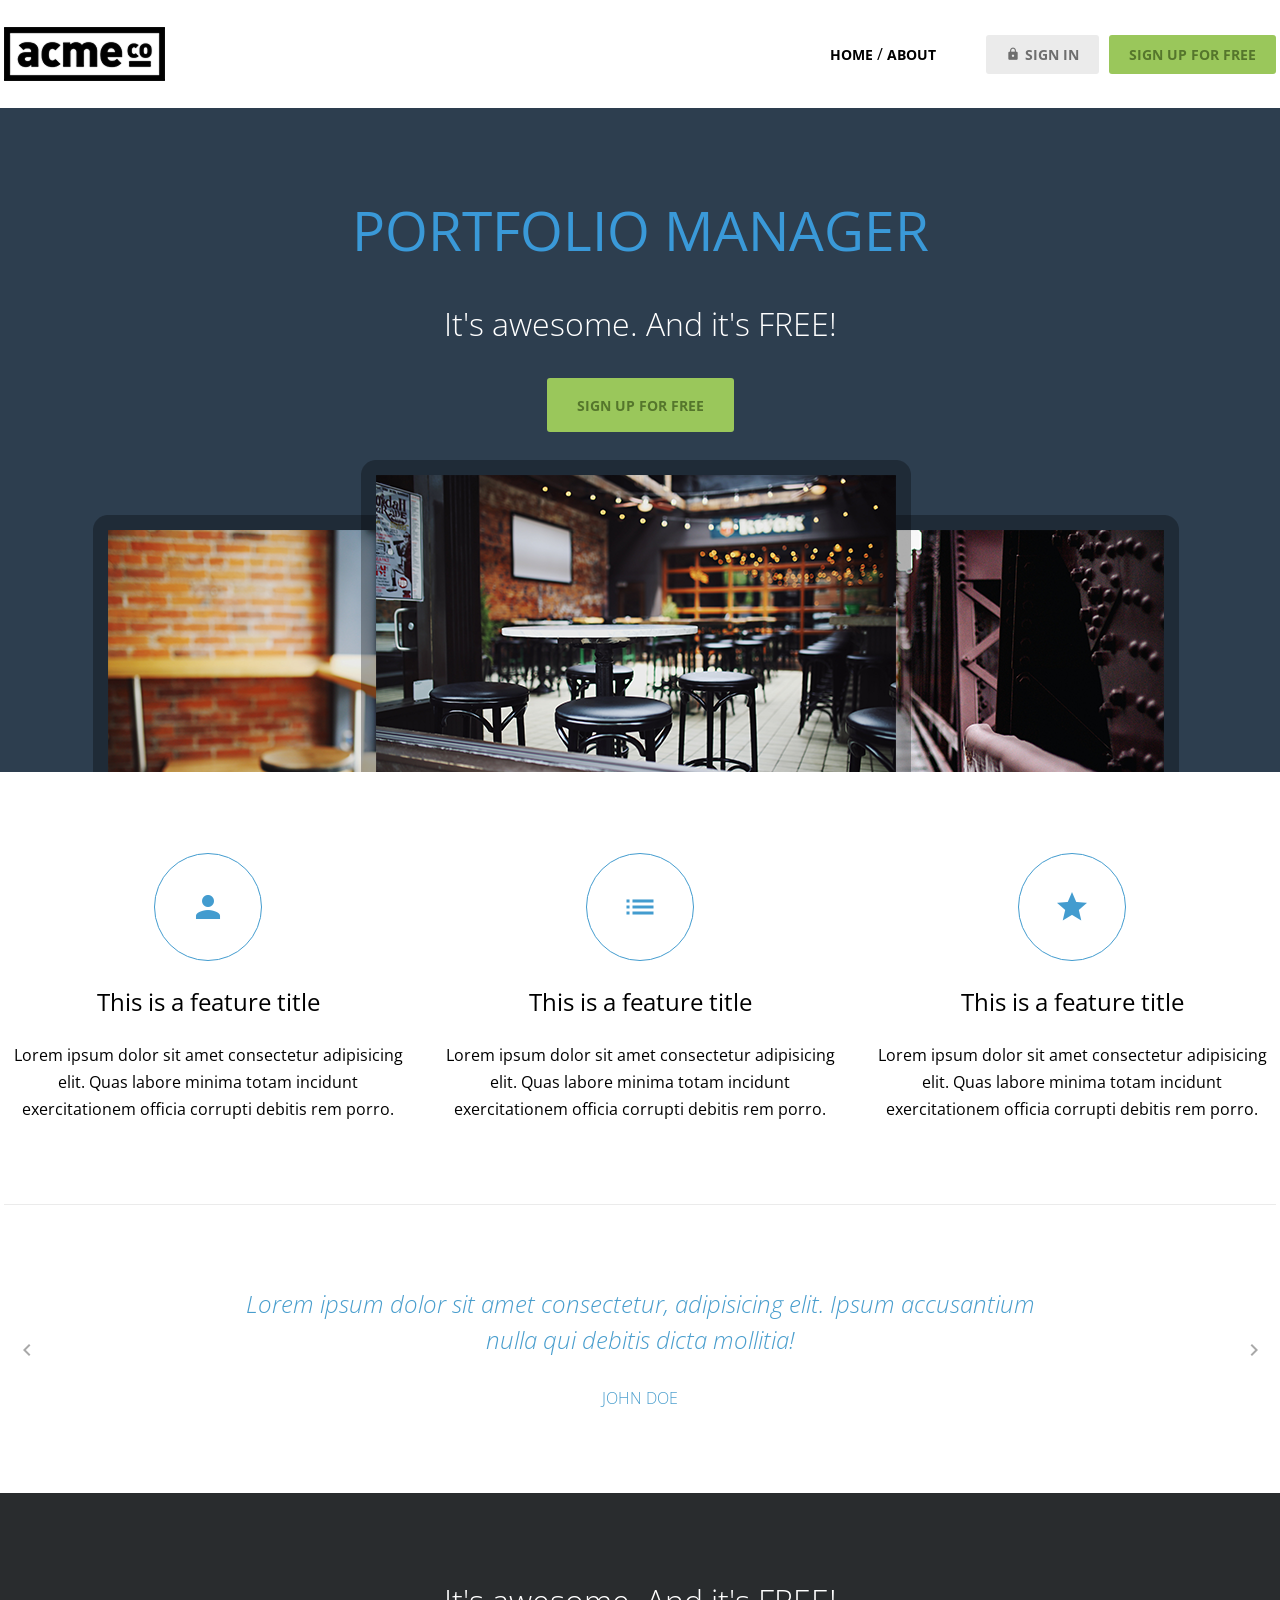
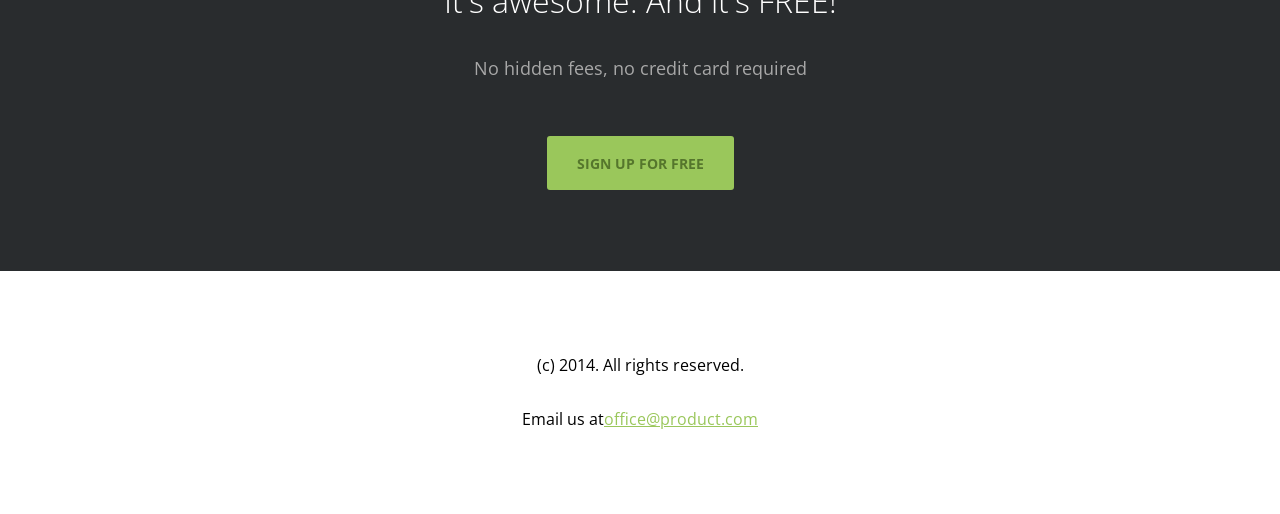
<file: index.html>
<!doctype html>
<html lang="en">
  <head>
    <meta charset="UTF-8" />
    <meta name="viewport" content="width=device-width, initial-scale=1.0" />
    <title>ACME</title>
    <link rel="preconnect" href="https://fonts.googleapis.com" />
    <link rel="preconnect" href="https://fonts.gstatic.com" crossorigin />
    <link
      href="https://fonts.googleapis.com/css2?family=Open+Sans:ital,wght@0,300..800;1,300..800&display=swap"
      rel="stylesheet"
    />
    <link href="https://fonts.googleapis.com/icon?family=Material+Icons" rel="stylesheet" />
    <link rel="stylesheet" href="css/common.css" />
    <link rel="stylesheet" href="css/index.css" />
  </head>

  <body>
    <header>
      <div class="container d-flex justify-content-between align-items-center">
        <h1 class="logo">
          <a href="index.html">
            <img src="images/logo.png" alt="acme logo" />
            <span class="hidden">ACME</span>
          </a>
        </h1>
        <nav>
          <ul class="d-flex align-items-center">
            <li>
              <a href="" class="text-nav">home</a>
              /
              <a href="" class="text-nav">about</a>
            </li>
            <li>
              <a href="#" class="btn btn-secondary"
                ><span class="material-icons">lock</span>sign in</a
              >
            </li>
            <li>
              <a href="#" class="btn btn-primary">sign up for free</a>
            </li>
          </ul>
        </nav>
      </div>
    </header>
    <main>
      <section class="hero inner-top-pd">
        <div class="container d-flex flex-column align-items-center g-1">
          <h2 class="text-heading-xl">Portfolio Manager</h2>
          <h3 class="text-body-l">It's awesome. And it's FREE!</h3>
          <a href="#" class="btn btn-primary big">sign up for free</a>
          <img src="images/hero_image.png" alt="" />
        </div>
      </section>
      <section class="features container inner-pd">
        <h2 class="hidden">Features</h2>
        <ul class="d-flex justify-content-between">
          <li>
            <div class="icon">
              <span class="material-icons">person</span>
            </div>
            <h3 class="text-heading-s">This is a feature title</h3>
            <p>
              Lorem ipsum dolor sit amet consectetur adipisicing elit. Quas labore minima totam
              incidunt exercitationem officia corrupti debitis rem porro.
            </p>
          </li>
          <li>
            <div class="icon">
              <span class="material-icons">list</span>
            </div>
            <h3 class="text-heading-s">This is a feature title</h3>
            <p>
              Lorem ipsum dolor sit amet consectetur adipisicing elit. Quas labore minima totam
              incidunt exercitationem officia corrupti debitis rem porro.
            </p>
          </li>
          <li>
            <div class="icon">
              <span class="material-icons">star</span>
            </div>
            <h3 class="text-heading-s">This is a feature title</h3>
            <p>
              Lorem ipsum dolor sit amet consectetur adipisicing elit. Quas labore minima totam
              incidunt exercitationem officia corrupti debitis rem porro.
            </p>
          </li>
        </ul>
      </section>
      <hr class="container" />
      <section class="testimonial slidewrapper container inner-pd">
        <h2 class="hidden">testimonial</h2>
        <ul class="slidecontainer">
          <li>
            <blockquote>
              <p>
                Lorem ipsum dolor sit amet consectetur, adipisicing elit. Ipsum accusantium nulla
                qui debitis dicta mollitia!
              </p>
            </blockquote>
            <small>john doe</small>
          </li>
          <li>
            <blockquote>
              <p>
                Lorem ipsum dolor sit amet consectetur, adipisicing elit. Ipsum accusantium nulla
                qui debitis dicta mollitia!
              </p>
            </blockquote>
            <small>jane</small>
          </li>
          <li>
            <blockquote>
              <p>
                Lorem ipsum dolor sit amet consectetur, adipisicing elit. Ipsum accusantium nulla
                qui debitis dicta mollitia!
              </p>
            </blockquote>
            <small>tomas</small>
          </li>
        </ul>
        <button type="button" class="button prev">
          <span class="material-icons">chevron_left</span>
        </button>
        <button type="button" class="button next">
          <span class="material-icons">chevron_right</span>
        </button>
      </section>
      <section class="cta inner-pd d-flex flex-column align-items-center g-2">
        <div class="content d-flex flex-column g-1">
          <h3 class="text-body-l">It's awesome. And it's FREE!</h3>
          <p class="text-body-m-plus">No hidden fees, no credit card required</p>
        </div>
        <a href="#" class="btn btn-primary big">sign up for free</a>
      </section>
    </main>
    <footer class="inner-pd d-flex flex-column align-items-center g-1">
      <p>(c) 2014. All rights reserved.</p>
      <p>Email us at<a href="#" class="text-link">office@product.com</a></p>
    </footer>
  </body>
</html>
</file>
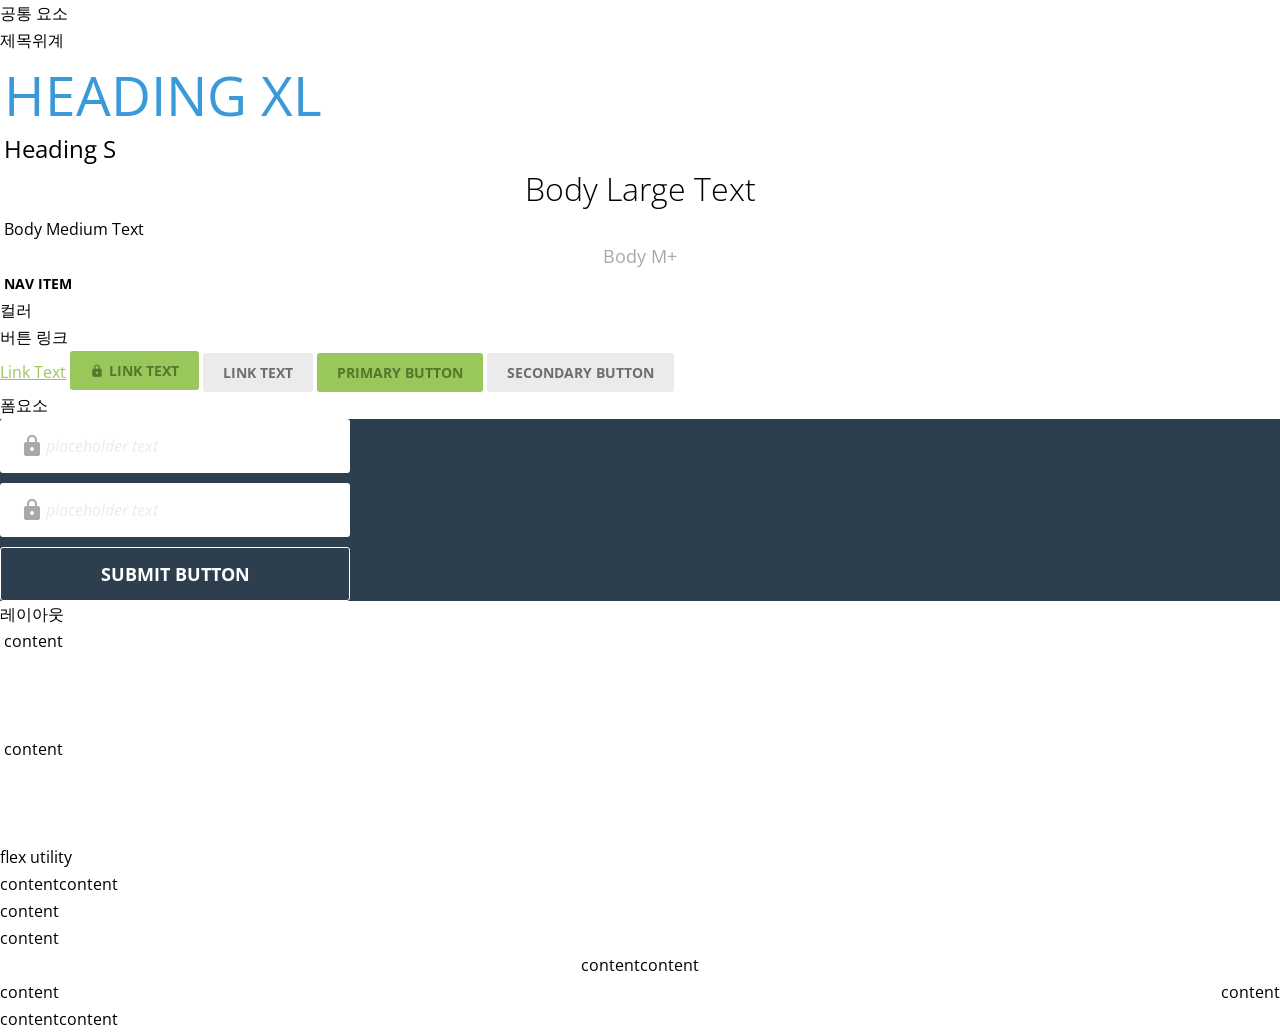
<file: common.html>
<!DOCTYPE html>
<html lang="en">

<head>
  <meta charset="UTF-8">
  <meta name="viewport" content="width=device-width, initial-scale=1.0">
  <title>ACME</title>
  <link rel="preconnect" href="https://fonts.googleapis.com">
  <link rel="preconnect" href="https://fonts.gstatic.com" crossorigin>
  <link href="https://fonts.googleapis.com/css2?family=Open+Sans:ital,wght@0,300..800;1,300..800&display=swap"
    rel="stylesheet">
  <link href="https://fonts.googleapis.com/icon?family=Material+Icons" rel="stylesheet">
  <link rel="stylesheet" href="css/common.css">
</head>

<body>
  <h1>공통 요소</h1>
  <h2>제목위계</h2>

  <!-- Typography System -->
  <div class="container">
    <!-- Heading -->
    <h1 class="text-heading-xl">Heading XL</h1>
    <h2 class="text-heading-s">Heading S</h2>

    <!-- Body -->
    <p class="text-body-l">Body Large Text</p>
    <p class="text-body-m">Body Medium Text</p>
    <p class="text-body-m-plus">Body M+</p>

    <!-- Navigation -->
    <nav>
      <ul>
        <li><a href="#" class="text-nav">Nav Item</a></li>
      </ul>
    </nav>
  </div>

  <h2>컬러</h2>
  <h2>버튼 링크</h2>
  <!-- Link -->
  <a href="#" class="text-link">Link Text</a>
  <a href="#" class="btn btn-primary"><span class="material-icons">lock</span> Link Text</a>
  <a href="#" class="btn btn-secondary">Link Text</a>

  <!-- Button -->
  <button class="btn btn-primary">Primary Button</button>
  <button class="btn btn-secondary">Secondary Button</button>

  <h2>폼요소</h2>
  <div class="hero">
    <form action="">
      <div class="field">
        <label for="useremail">
          <span class="material-icons">lock</span>
        </label>
        <input type="text" id="useremail" placeholder="placeholder text">
      </div>
      <div class="field">
        <label for="useremail">
          <span class="material-icons">lock</span>
        </label>
        <input type="text" id="useremail" placeholder="placeholder text">
      </div>
      <button type="submit">Submit button</button>
    </form>
  </div>
  <h2>레이아웃</h2>
  <div class="container">
    content
  </div>
  <div class="container inner-pd">
    content
  </div>
  <h3>flex utility</h3>
  <div class="d-flex">
    <div>content</div>
    <div>content</div>
  </div>
  <div class="d-flex flex-column">
    <div>content</div>
    <div>content</div>
  </div>
  <div class="d-flex justify-content-center">
    <div>content</div>
    <div>content</div>
  </div>
  <div class="d-flex justify-content-between">
    <div>content</div>
    <div>content</div>
  </div>
  <div class="d-flex align-items-center">
    <div>content</div>
    <div>content</div>
  </div>
</body>
</html>
</file>
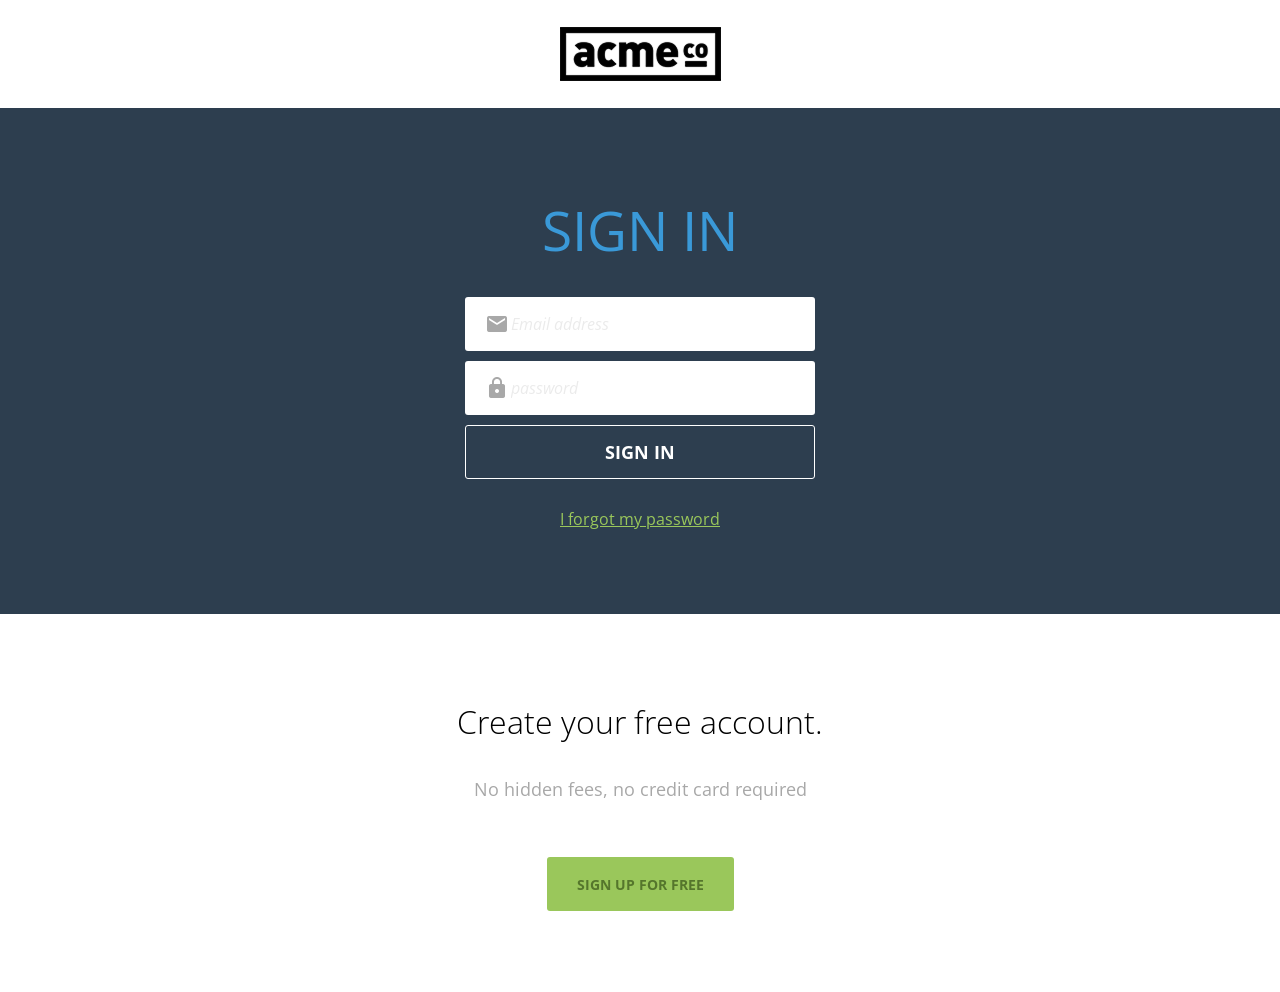
<file: signin.html>
<!doctype html>
<html lang="en">
  <head>
    <meta charset="UTF-8" />
    <meta name="viewport" content="width=device-width, initial-scale=1.0" />
    <title>Signin - ACME</title>
    <link rel="preconnect" href="https://fonts.googleapis.com" />
    <link rel="preconnect" href="https://fonts.gstatic.com" crossorigin />
    <link
      href="https://fonts.googleapis.com/css2?family=Open+Sans:ital,wght@0,300..800;1,300..800&display=swap"
      rel="stylesheet"
    />
    <link href="https://fonts.googleapis.com/icon?family=Material+Icons" rel="stylesheet" />
    <link rel="stylesheet" href="css/common.css" />
    <link rel="stylesheet" href="css/sign.css" />
  </head>

  <body>
    <header>
      <div class="container d-flex justify-content-center align-items-center">
        <h1 class="logo">
          <a href="index.html">
            <img src="images/logo.png" alt="acme logo" />
            <span class="hidden">ACME</span>
          </a>
        </h1>
      </div>
    </header>
    <main>
      <section class="hero inner-pd">
        <div class="container d-flex flex-column align-items-center g-1">
          <h2 class="text-heading-xl">Sign in</h2>
          <form action="">
            <div class="field">
              <label for="useremail">
                <span class="material-icons">email</span>
              </label>
              <input type="text" id="useremail" placeholder="Email address" />
            </div>
            <div class="field">
              <label for="useremail">
                <span class="material-icons">lock</span>
              </label>
              <input type="text" id="useremail" placeholder="password" />
            </div>
            <button type="submit">Sign in</button>
          </form>
          <a href="" class="text-link">I forgot my password</a>
        </div>
      </section>
    </main>
    <footer class="inner-pd d-flex flex-column align-items-center g-2">
      <div class="content d-flex flex-column g-1">
        <h3 class="text-body-l">Create your free account.</h3>
        <p class="text-body-m-plus">No hidden fees, no credit card required</p>
      </div>
      <a href="#" class="btn btn-primary big">sign up for free</a>
    </footer>
  </body>
</html>
</file>
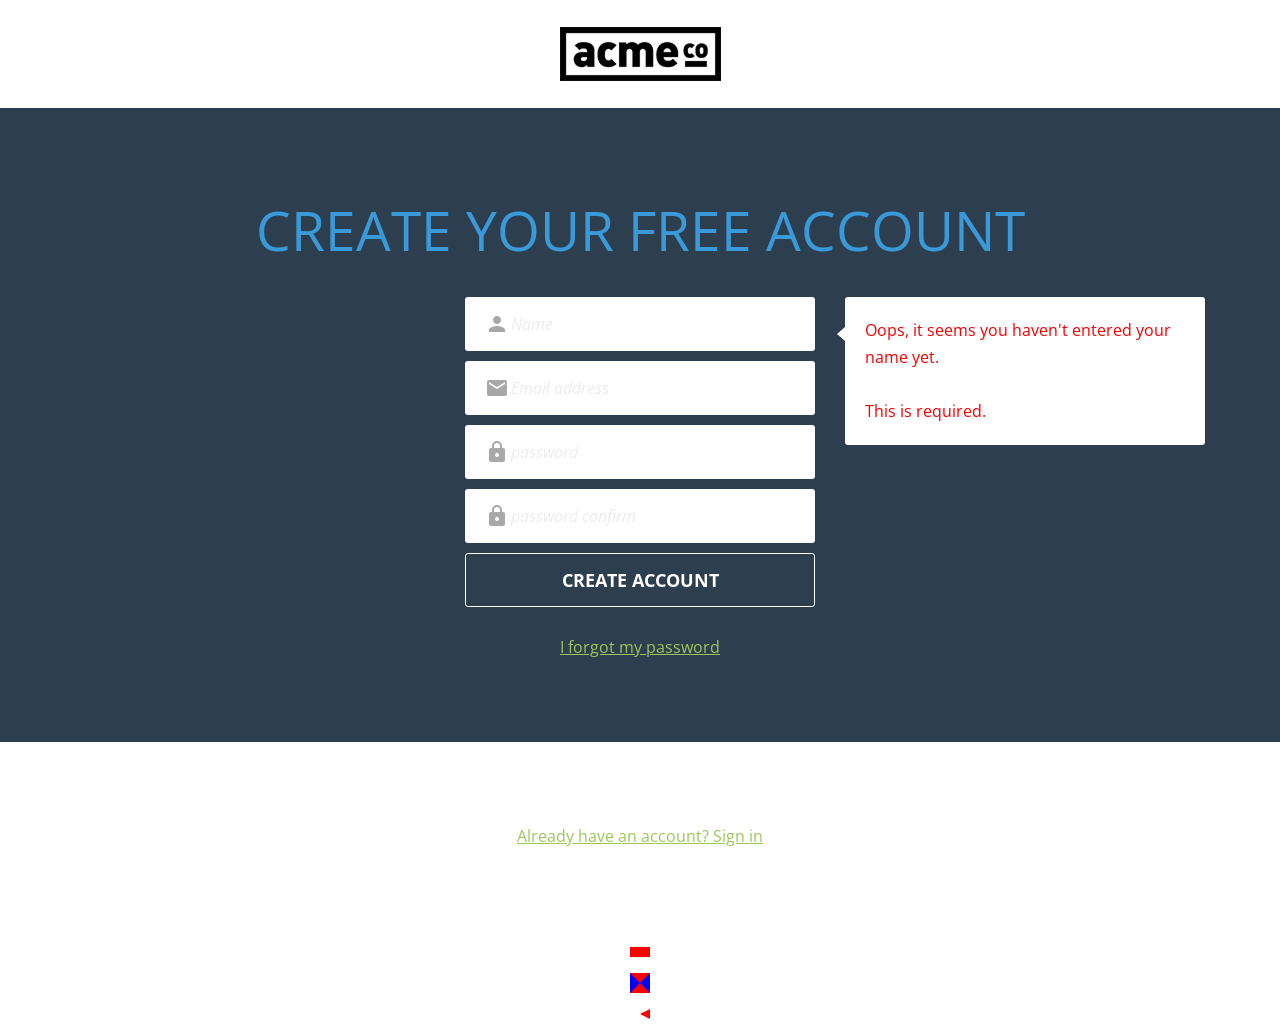
<file: signup.html>
<!doctype html>
<html lang="en">
  <head>
    <meta charset="UTF-8" />
    <meta name="viewport" content="width=device-width, initial-scale=1.0" />
    <title>Signup - ACME</title>
    <link rel="preconnect" href="https://fonts.googleapis.com" />
    <link rel="preconnect" href="https://fonts.gstatic.com" crossorigin />
    <link
      href="https://fonts.googleapis.com/css2?family=Open+Sans:ital,wght@0,300..800;1,300..800&display=swap"
      rel="stylesheet"
    />
    <link href="https://fonts.googleapis.com/icon?family=Material+Icons" rel="stylesheet" />
    <link rel="stylesheet" href="css/common.css" />
    <link rel="stylesheet" href="css/sign.css" />
  </head>

  <body>
    <header>
      <div class="container d-flex justify-content-center align-items-center">
        <h1 class="logo">
          <a href="index.html">
            <img src="images/logo.png" alt="acme logo" />
            <span class="hidden">ACME</span>
          </a>
        </h1>
      </div>
    </header>
    <main>
      <section class="hero inner-pd">
        <div class="container d-flex flex-column align-items-center g-1">
          <h2 class="text-heading-xl">create your free account</h2>
          <form action="">
            <div class="field">
              <label for="useremail">
                <span class="material-icons">person</span>
              </label>
              <input type="text" id="useremail" placeholder="Name" />
            </div>
            <div class="field">
              <label for="useremail">
                <span class="material-icons">email</span>
              </label>
              <input type="text" id="useremail" placeholder="Email address" />
            </div>
            <div class="field">
              <label for="userpw">
                <span class="material-icons">lock</span>
              </label>
              <input type="text" id="userpw" placeholder="password" />
            </div>
            <div class="field">
              <label for="userpwcf">
                <span class="material-icons">lock</span>
              </label>
              <input type="text" id="userpwcf" placeholder="password confirm" />
            </div>
            <button type="submit">create Account</button>
            <div class="feedback">
              <p>Oops, it seems you haven't entered your name yet.</p>
              <p>This is required.</p>
            </div>
          </form>
          <a href="" class="text-link">I forgot my password</a>
        </div>
      </section>
    </main>
    <footer class="inner-pd text-center">
      <a href="#" class="text-link">Already have an account? Sign in</a>
    </footer>
    <div class="box box1"></div>
    <div class="box box2"></div>
    <div class="box box3"></div>
  </body>
</html>
</file>
<file: css/index.css>
.hero h3 {
  color: var(--white);
}

.features ul {
  gap: 24px;
  text-align: center;
}
.features ul li {
  display: flex;
  flex-direction: column;
  gap: var(--base-unit);
  align-items: center;
}
.features .icon {
  width: calc(var(--base-unit) * 4);
  height: calc(var(--base-unit) * 4);
  display: flex;
  justify-content: center;
  align-items: center;
  border: 1px solid var(--medium-blue);
  border-radius: 50%;
  box-sizing: border-box;
  color: var(--medium-blue);
}
.features .icon span {
  font-size: 36px;
}
.testimonial li {
  font-weight: 300;
  color: var(--light-blue);
  text-align: center;
}
.testimonial blockquote {
  width: 840px;
  font-style: italic;
  font-size: 24px;
  line-height: 36px;
}
.testimonial small {
  font-weight: 300;
  text-transform: uppercase;
}
</file>
<file: css/sign.css>
.hero form {
  position: relative;
}
.feedback {
  width: 320px;
  padding: 20px;
  color: #f30000;
  border-radius: 3px;
  background: var(--white);
  position: absolute;
  left: calc(100% + 30px);
  top: 0;
  display: flex;
  flex-direction: column;
  gap: var(--base-unit);
}
.feedback:after {
  content: "";
  position: absolute;
  width: 0;
  height: 0;
  border-width: 7px 8px;
  border-style: solid;
  border-color: transparent #fff transparent transparent;
  top: 30px;
  right: 100%;
}

.box {
  width: 0;
  height: 0;
  border-width: 5px 10px;
  border-style: solid;
  margin: 1rem auto;
}
.box1 {
  /* border: 10px solid red; */
  border-color: red;
}
.box2 {
  border-width: 10px;
  border-color: red blue;
}
.box3 {
  border-color: transparent red transparent transparent;
}
</file>
<file: css/common.css>
@import url("normalize.css");
@import url("reset.css");
@import url("flex-utility.css");

:root {
  /* Layout */
  --base-unit: 27px;
  --base-font: 16px;

  /* Color styles */
  --black: rgba(44, 44, 44, 1);
  --light--gray: rgba(168, 168, 168, 1);
  --medium--gray: rgba(110, 110, 110, 1);
  --super--light--gray: rgba(235, 235, 235, 1);
  --primary: rgba(154, 199, 91, 1);
  --secondary: rgba(85, 118, 44, 1);
  --white: rgba(255, 255, 255, 1);
  --hero: rgba(45, 62, 79, 1);
  --hero--title: rgba(58, 153, 216, 1);
  --medium-blue: rgba(67, 156, 207, 1);
  --light-blue: rgba(72, 157, 205, 1);
  --c-t-a: rgba(41, 44, 46, 1);

  /* Text-size styles */
  --heading--x-l: calc(var(--base-font) * 3.4375);
  --body--l: calc(var(--base-font) * 2);
  --heading--s: calc(var(--base-font) * 1.5);
  --body--m: var(--base-font);
  --nav--item: calc(var(--base-font) * 0.875);
  --body--m-plus: calc(var(--base-font) * 1.125);
  --link: var(--base-font);
  --button---secondary: calc(var(--base-font) * 0.875);
  --button---primary: calc(var(--base-font) * 0.875);
}

body {
  /* font-family: "Open Sans", sans-serif;
  font-size:var(--base-font);
  line-height:var(--base-unit); */
  font:
    var(--base-font)/var(--base-unit) "Open Sans",
    sans-serif;
}

/* 폰트 위계 */
.text-heading-xl {
  font-size: var(--heading--x-l);
  line-height: calc(var(--base-unit) * 3);
  color: var(--hero--title);
  text-transform: uppercase;
  letter-spacing: 2%;
}

.text-heading-s {
  font-size: var(--heading--s);
  line-height: var(--base-unit);
}

.text-body-l {
  font-size: var(--body--l);
  line-height: calc(var(--base-unit) * 2);
  font-weight: 300;
  text-align: center;
}

.text-body-m {
  font-size: var(--body--m);
  line-height: var(--base-unit);
}

.text-body-m-plus {
  font-size: var(--body--m-plus);
  line-height: var(--base-unit);
  text-align: center;
  color: var(--light--gray);
}
.text-nav {
  font-size: var(--nav--item);
  font-weight: bold;
  text-transform: uppercase;
}
/* 링크 버튼 */
.btn {
  height: 39px;
  background: var(--super--light--gray);
  border-radius: 3px;
  padding: 0 20px;
  display: inline-flex;
  color: var(--medium--gray);
  align-items: center;
  font-size: calc(var(--base-font) * 0.875);
  font-weight: bold;
  gap: 5px;
  text-transform: uppercase;
}
.btn .material-icons {
  font-size: 14px;
}
.btn-primary {
  background: var(--primary);
  color: var(--secondary);
}
.btn.big {
  height: calc(var(--base-unit) * 2);
  padding: 0 30px;
}

/* 폼 요소 */
.hero {
  background: var(--hero);
}
form {
  width: 350px;
  display: flex;
  flex-direction: column;
  gap: 10px;
}
form .field {
  height: calc(var(--base-unit) * 2);
  background: var(--white);
  border-radius: 3px;
  padding: 0 20px;
  display: flex;
  align-items: center;
  color: var(--light--gray);
}
form .field label {
  display: flex;
}
form .field input {
  font-style: italic;
  color: var(--black);
  width: 100%;
  outline: none;
}
form .field:focus-within {
  box-shadow: inset 0 0 5px rgba(72, 0, 255, 0.7);
}
form .field input::placeholder {
  color: var(--super--light--gray);
}
form button {
  height: calc(var(--base-unit) * 2);
  border-radius: 3px;
  display: flex;
  align-items: center;
  justify-content: center;
  color: var(--white);
  font-size: calc(var(--base-font) * 1.125);
  text-transform: uppercase;
  font-weight: bold;
  border: 1px solid var(--white);
}
/* 레이아웃 */
.container {
  width: 1272px;
  margin: 0 auto;
}
.inner-pd {
  padding: calc(var(--base-unit) * 3) 0;
}
.inner-top-pd {
  padding-top: calc(var(--base-unit) * 3);
}
.hidden {
  position: absolute;
  clip-path: inset(50%);
  width: 1px;
  height: 1px;
  overflow: hidden;
}

hr {
  border: none;
  /* border-top:1px solid var(--super--light--gray); */
  height: 1px;
  background: var(--super--light--gray);
}

.text-link {
  text-decoration: underline;
  color: var(--primary);
}
section .header {
  margin-bottom: calc(var(--base-unit) * 2);
}

/* 헤더 */
body > header {
  background: var(--white);
  padding: var(--base-unit) 0;
  box-shadow: 0 4px 5px rgba(0, 0, 0, 0.1);
}

header nav ul {
  gap: 10px;
}
header nav ul li:first-child {
  margin-right: 40px;
}

/* 슬라이드 */
.slidewrapper {
  position: relative;
  overflow: hidden;
}
.slidecontainer {
  width: 300%; /* js 부모 너비파악, 슬라이드 개수 파악, 너비 계산 지정할 예정 */
  display: flex;
  transition: 0.3s ease-out;
}
.slidecontainer li {
  width: 100%;
  display: flex;
  flex-direction: column;
  align-items: center;
  gap: var(--base-unit);
}
.slidecontainer li > p {
  width: 700px;
  text-align: center;
}
.slidewrapper button {
  width: 45px;
  height: 45px;
  display: flex;
  justify-content: center;
  align-items: center;
  color: var(--light--gray);
  cursor: pointer;
  position: absolute;
  top: 50%;
  transform: translateY(-50%);
}
.slidewrapper button.prev {
  left: 0;
}
.slidewrapper button.next {
  right: 0;
}

/* CTA */
.cta {
  background: var(--c-t-a);
}
.cta h3 {
  color: var(--white);
}
</file>
